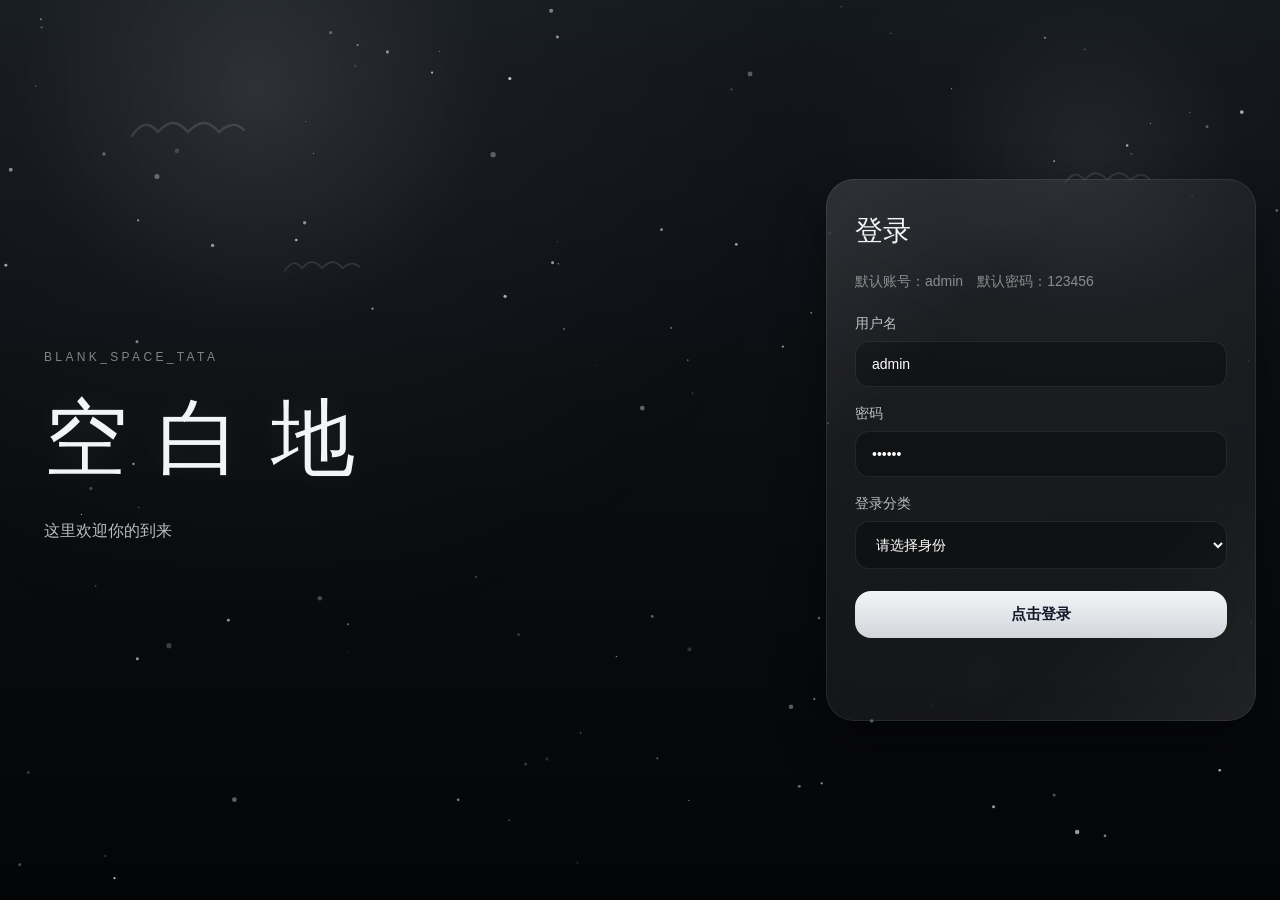
<file: index.html>
<!DOCTYPE html>
<html lang="zh-CN">
<head>
  <meta charset="UTF-8" />
  <meta name="viewport" content="width=device-width, initial-scale=1.0" />
  <title>空白地 - 登录</title>
  <link rel="stylesheet" href="./css/style.css" />
</head>
<body class="login-body">
  <canvas id="particle-canvas"></canvas>

  <img src="./css/img/bird.svg" class="bird bird-1" alt="bird" />
  <img src="./css/img/bird.svg" class="bird bird-2" alt="bird" />
  <img src="./css/img/bird.svg" class="bird bird-3" alt="bird" />

  <main class="login-wrapper">
    <section class="brand-block fade-up">
      <p class="brand-subtitle">BLANK_SPACE_TATA</p>
      <h1 class="brand-title">空白地</h1>
      <p class="brand-desc">
        这里欢迎你的到来<br />
      </p>
    </section>

    <section class="login-card fade-up delay-2">
      <div class="card-glow"></div>
      <h2>登录</h2>
      <p class="tip">默认账号：admin　默认密码：123456</p>

      <div class="form-group">
        <label for="username">用户名</label>
        <input id="username" type="text" value="admin" />
      </div>

      <div class="form-group">
        <label for="password">密码</label>
        <input id="password" type="password" value="123456" />
      </div>

      <div class="form-group">
        <label for="role">登录分类</label>
        <select id="role">
          <option value="">请选择身份</option>
          <option value="npc">npc</option>
          <option value="玩家">玩家</option>
          <option value="boss">boss</option>
        </select>
      </div>

      <button id="loginBtn" class="main-btn">点击登录</button>
      <p id="loginMsg" class="msg"></p>
    </section>
  </main>

  <script src="./js/particles-config.js"></script>
  <script src="./js/auth.js"></script>
</body>
</html>
</file>
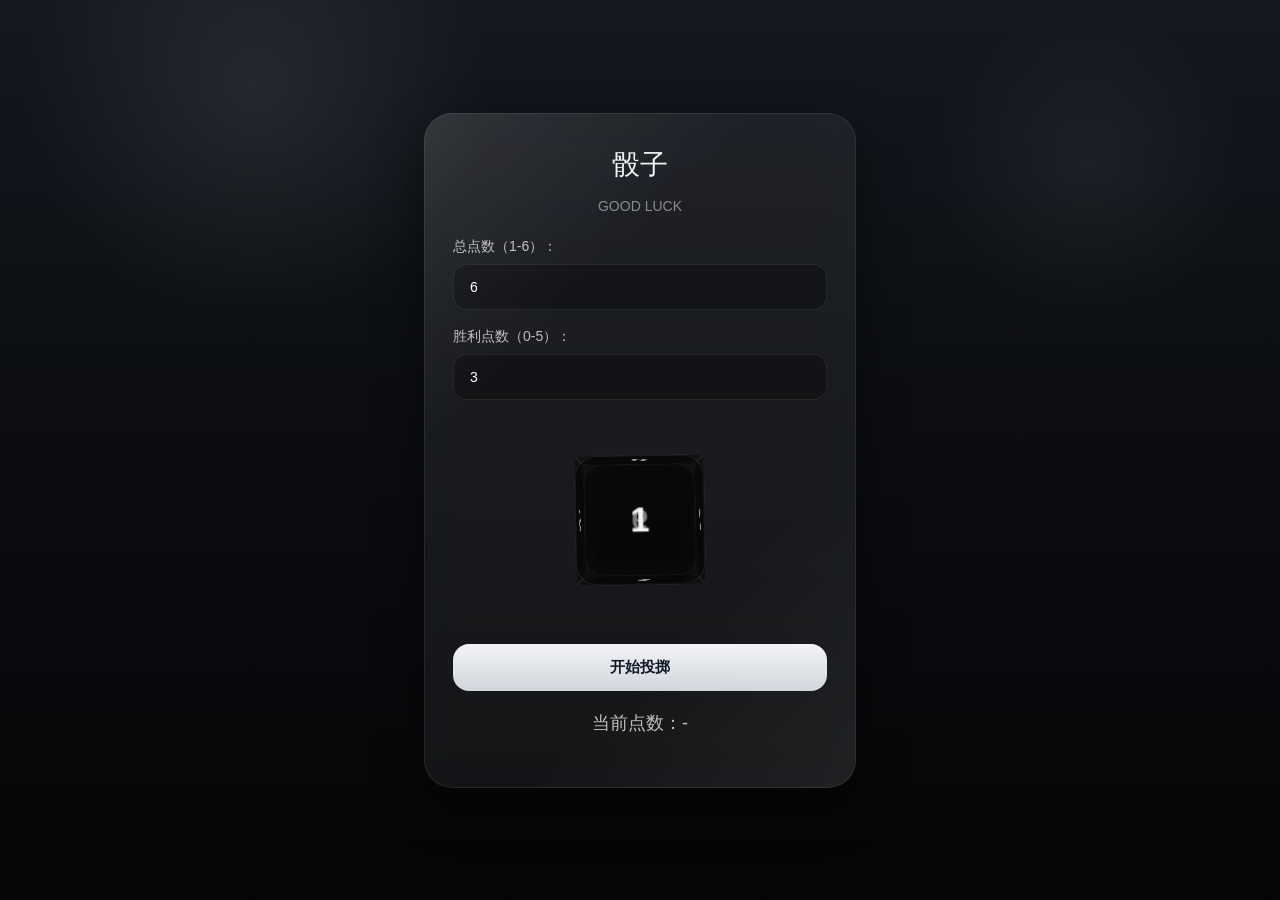
<file: dice.html>
<!DOCTYPE html>
<html lang="zh-CN">
<head>
    <meta charset="UTF-8">
    <meta name="viewport" content="width=device-width, initial-scale=1.0">
    <title>骰子</title>
    <style>
        /* ==================== 复用原index.html的CSS变量 ==================== */
        :root {
            --bg-1: #050608;
            --bg-2: #0d1016;
            --bg-3: #151922;
            --text-main: #f3f4f6;
            --text-soft: rgba(255, 255, 255, 0.72);
            --text-faint: rgba(255, 255, 255, 0.48);
            --line: rgba(255, 255, 255, 0.08);
            --card: rgba(255, 255, 255, 0.06);
            --card-strong: rgba(255, 255, 255, 0.09);
            --shadow: 0 20px 50px rgba(0, 0, 0, 0.45);
            --radius-xl: 28px;
            --radius-lg: 20px;
            --radius-md: 14px;
            --accent: #d1d5db;
        }

        * {
            box-sizing: border-box;
        }

        html, body {
            margin: 0;
            padding: 0;
            min-height: 100%;
            font-family: "PingFang SC", "Microsoft YaHei", "Helvetica Neue", Arial, sans-serif;
            /* 复用login-body的背景渐变 */
            background:
                radial-gradient(circle at 20% 10%, rgba(255,255,255,0.08), transparent 18%),
                radial-gradient(circle at 85% 18%, rgba(255,255,255,0.05), transparent 12%),
                linear-gradient(180deg, #14181f 0%, #0c0e12 42%, #040506 100%);
            color: var(--text-main);
            overflow-x: hidden;
        }

        /* ==================== 骰子专属样式（适配原风格） ==================== */
        .game-wrapper {
            position: relative;
            z-index: 2;
            min-height: 100vh;
            padding: 40px 24px;
            display: flex;
            flex-direction: column;
            align-items: center;
            justify-content: center;
            max-width: 480px;
            margin: 0 auto;
        }

        /* 骰子卡片容器 - 复用login-card的毛玻璃效果 */
        .dice-card {
            position: relative;
            z-index: 2;
            background: var(--card);
            border: 1px solid var(--line);
            backdrop-filter: blur(16px);
            -webkit-backdrop-filter: blur(16px);
            border-radius: var(--radius-xl);
            box-shadow: var(--shadow);
            padding: 32px 28px;
            width: 100%;
            text-align: center;
        }

        .card-glow {
            position: absolute;
            inset: -1px;
            border-radius: var(--radius-xl);
            background: linear-gradient(135deg, rgba(255,255,255,0.08), transparent 30%, transparent 70%, rgba(255,255,255,0.05));
            pointer-events: none;
        }

        .dice-card h2 {
            margin-top: 0;
            font-size: 28px;
            font-weight: 500;
            margin-bottom: 8px;
        }

        .tip {
            color: var(--text-faint);
            margin-bottom: 24px;
            font-size: 14px;
        }

        .input-group {
            display: flex;
            flex-direction: column;
            gap: 8px;
            margin-bottom: 18px;
            text-align: left;
        }

        .input-group label {
            font-size: 14px;
            color: var(--text-soft);
        }

        .input-group input {
            width: 100%;
            padding: 14px 16px;
            background: rgba(0, 0, 0, 0.28);
            color: white;
            border: 1px solid rgba(255,255,255,0.08);
            border-radius: 14px;
            outline: none;
            font-size: 14px;
            transition: 0.25s ease;
        }

        .input-group input:focus {
            border-color: rgba(255,255,255,0.22);
            box-shadow: 0 0 0 4px rgba(255,255,255,0.04);
        }

        .dice-wrapper {
            margin: 40px 0;
            display: flex;
            justify-content: center;
            align-items: center;
            min-height: 160px;
        }

        /* 3D骰子容器 - 修复移动端渲染 */
        .dice-container {
            perspective: 800px;
            -webkit-perspective: 800px;
            width: 120px;
            height: 120px;
            position: relative;
            transform-style: preserve-3d;
            -webkit-transform-style: preserve-3d;
        }

        .dice {
            width: 100%;
            height: 100%;
            position: relative;
            transform-style: preserve-3d;
            -webkit-transform-style: preserve-3d;
            transition: transform 1.2s cubic-bezier(0.2, 0.8, 0.2, 1);
            will-change: transform;
            transform: rotateX(0deg) rotateY(0deg) rotateZ(0deg);
        }

        .dice.rolling {
            animation: rollDice 1.5s cubic-bezier(0.2, 0.8, 0.2, 1);
        }

        /* 骰子面 - 适配原风格的低透+毛玻璃（隔离模糊层） */
        .dice-face {
            position: absolute;
            width: 100%;
            height: 100%;
            border: 1px solid var(--line); /* 复用原边框变量 */
            border-radius: var(--radius-lg); /* 复用原圆角变量 */
            background: rgba(0, 0, 0, 0.28); /* 匹配原input背景 */
            display: flex;
            align-items: center;
            justify-content: center;
            font-size: 32px;
            font-weight: 700;
            color: var(--text-main); /* 复用原文字主色 */
            transform: translateZ(0);
            -webkit-transform: translateZ(0);
            backface-visibility: visible;
            -webkit-backface-visibility: visible;
        }

        /* 隔离模糊层到伪元素，避免破坏3D上下文 */
        .dice-face::before {
            content: '';
            position: absolute;
            top: 0;
            left: 0;
            right: 0;
            bottom: 0;
            border-radius: var(--radius-lg);
            backdrop-filter: blur(8px);
            -webkit-backdrop-filter: blur(8px);
            z-index: -1;
            pointer-events: none;
        }

        /* 骰子6个面的3D位置 */
        .face-1 { transform: rotateX(0deg) rotateY(0deg) translateZ(60px); }
        .face-2 { transform: rotateX(0deg) rotateY(90deg) translateZ(60px); }
        .face-3 { transform: rotateX(90deg) rotateY(0deg) translateZ(60px); }
        .face-4 { transform: rotateX(-90deg) rotateY(0deg) translateZ(60px); }
        .face-5 { transform: rotateX(0deg) rotateY(-90deg) translateZ(60px); }
        .face-6 { transform: rotateX(180deg) rotateY(0deg) translateZ(60px); }

        @keyframes rollDice {
            0% { transform: rotateX(0deg) rotateY(0deg) rotateZ(0deg); }
            25% { transform: rotateX(720deg) rotateY(360deg) rotateZ(180deg); }
            50% { transform: rotateX(1080deg) rotateY(720deg) rotateZ(360deg); }
            75% { transform: rotateX(1440deg) rotateY(1080deg) rotateZ(540deg); }
            100% { transform: rotateX(1800deg) rotateY(1440deg) rotateZ(720deg); }
        }

        /* 按钮 - 复用原main-btn风格 */
        .main-btn {
            width: 100%;
            padding: 14px 18px;
            border-radius: 16px;
            background: linear-gradient(180deg, #f3f4f6 0%, #d1d5db 100%);
            color: #111827;
            font-size: 15px;
            font-weight: 700;
            margin-top: 4px;
            border: none;
            cursor: pointer;
            transition: 0.25s ease;
        }

        .main-btn:hover {
            transform: translateY(-1px);
            filter: brightness(1.03);
        }

        .current-score {
            margin-top: 20px;
            font-size: 18px;
            color: var(--text-soft);
        }

        .result-text {
            margin-top: 20px;
            font-size: 48px;
            font-weight: 800;
            opacity: 0;
            transform: scale(0.5);
            transition: all 0.5s cubic-bezier(0.175, 0.885, 0.32, 1.275);
        }

        .result-text.success {
            color: var(--accent); /* 复用原accent色 */
            opacity: 1;
            transform: scale(1);
        }

        .result-text.fail {
            color: #ff6b6b;
            opacity: 1;
            transform: scale(1);
        }

        /* 移动端适配 - 复用原响应式逻辑 */
        @media (max-width: 640px) {
            .dice-card {
                border-radius: 22px;
                padding: 28px 20px;
            }

            .dice-card h2 {
                font-size: 24px;
            }

            .dice-container {
                width: 100px;
                height: 100px;
                perspective: 600px;
                -webkit-perspective: 600px;
            }

            .face-1 { transform: rotateX(0deg) rotateY(0deg) translateZ(50px); }
            .face-2 { transform: rotateX(0deg) rotateY(90deg) translateZ(50px); }
            .face-3 { transform: rotateX(90deg) rotateY(0deg) translateZ(50px); }
            .face-4 { transform: rotateX(-90deg) rotateY(0deg) translateZ(50px); }
            .face-5 { transform: rotateX(0deg) rotateY(-90deg) translateZ(50px); }
            .face-6 { transform: rotateX(180deg) rotateY(0deg) translateZ(50px); }

            .result-text {
                font-size: 36px;
            }
        }
    </style>
</head>
<body>
    <div class="game-wrapper">
        <div class="dice-card">
            <div class="card-glow"></div>
            <h2>骰子</h2>
            <p class="tip">GOOD LUCK</p>
            
            <div class="input-group">
                <label for="totalPoints">总点数（1-6）：</label>
                <input type="number" id="totalPoints" value="6" min="1" max="6">
            </div>
            
            <div class="input-group">
                <label for="winPoints">胜利点数（0-5）：</label>
                <input type="number" id="winPoints" value="3" min="0" max="5">
            </div>

            <div class="dice-wrapper">
                <div class="dice-container">
                    <div class="dice" id="dice">
                        <div class="dice-face face-1">1</div>
                        <div class="dice-face face-2">2</div>
                        <div class="dice-face face-3">3</div>
                        <div class="dice-face face-4">4</div>
                        <div class="dice-face face-5">5</div>
                        <div class="dice-face face-6">6</div>
                    </div>
                </div>
            </div>

            <button class="main-btn" id="rollBtn">开始投掷</button>
            <div class="current-score" id="currentScore">当前点数：-</div>
            <div class="result-text" id="resultText"></div>
        </div>
    </div>

    <script>
        const dice = document.getElementById("dice");
        const rollBtn = document.getElementById("rollBtn");
        const totalPointsInput = document.getElementById("totalPoints");
        const winPointsInput = document.getElementById("winPoints");
        const currentScore = document.getElementById("currentScore");
        const resultText = document.getElementById("resultText");

        // 初始化骰子显示面
        setDiceFace(1);

        rollBtn.addEventListener("click", () => {
            // 验证输入
            const totalPoints = parseInt(totalPointsInput.value);
            const winPoints = parseInt(winPointsInput.value);
            if (isNaN(totalPoints) || totalPoints < 1 || totalPoints > 6) {
                alert("请输入1-6之间的总点数");
                return;
            }
            if (isNaN(winPoints) || winPoints < 0 || winPoints > 5) {
                alert("请输入0-5之间的胜利点数");
                return;
            }

            // 重置状态
            dice.classList.add("rolling");
            resultText.className = "result-text";
            resultText.textContent = "";
            
            // 执行投掷逻辑
            setTimeout(() => {
                const randomPoint = Math.floor(Math.random() * totalPoints) + 1;
                setDiceFace(randomPoint);
                dice.classList.remove("rolling");
                currentScore.textContent = `当前点数：${randomPoint}`;

                // 判断胜负
                if (randomPoint > winPoints) {
                    resultText.textContent = "SUCCESS";
                    resultText.className = "result-text success";
                } else {
                    resultText.textContent = "FAIL";
                    resultText.className = "result-text fail";
                }
            }, 1500);
        });

        // 设置骰子显示面（增加随机Z轴旋转增强3D感）
        function setDiceFace(point) {
            const randomZ = Math.floor(Math.random() * 10) - 5; 
            switch(point) {
                case 1:
                    dice.style.transform = `rotateX(0deg) rotateY(0deg) rotateZ(${randomZ}deg)`;
                    break;
                case 2:
                    dice.style.transform = `rotateX(0deg) rotateY(-90deg) rotateZ(${randomZ}deg)`;
                    break;
                case 3:
                    dice.style.transform = `rotateX(-90deg) rotateY(0deg) rotateZ(${randomZ}deg)`;
                    break;
                case 4:
                    dice.style.transform = `rotateX(90deg) rotateY(0deg) rotateZ(${randomZ}deg)`;
                    break;
                case 5:
                    dice.style.transform = `rotateX(0deg) rotateY(90deg) rotateZ(${randomZ}deg)`;
                    break;
                case 6:
                    dice.style.transform = `rotateX(180deg) rotateY(0deg) rotateZ(${randomZ}deg)`;
                    break;
            }
        }
    </script>
</body>
</html>
</file>
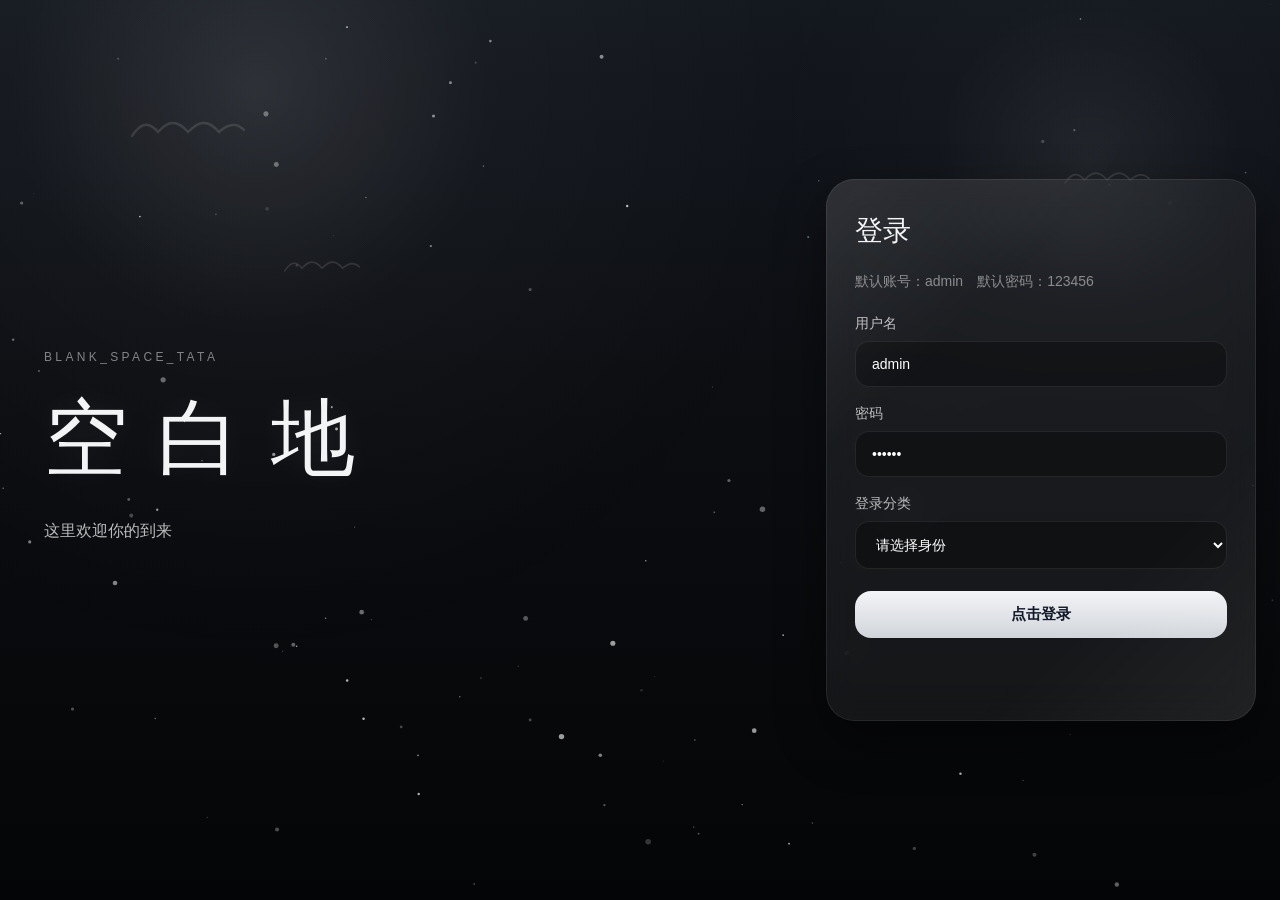
<file: forum.html>
<!DOCTYPE html>
<html lang="zh-CN">
<head>
  <meta charset="UTF-8" />
  <meta name="viewport" content="width=device-width, initial-scale=1.0" />
  <title>空白地 - 论坛</title>
  <link rel="stylesheet" href="./css/style.css" />
</head>
<body class="forum-body">
  <canvas id="particle-canvas"></canvas>

  <img src="./css/img/bird.svg" class="bird bird-1" alt="bird" />
  <img src="./css/img/bird.svg" class="bird bird-2" alt="bird" />

  <header class="forum-header">
    <div class="logo-area">
      <h1>空白地</h1>
      <p>WELCOME</p>
    </div>

    <div class="user-area">
      <span id="welcomeText">欢迎</span>
      <button id="diceBtn" class="sub-btn">骰子</button>
      <button id="logoutBtn" class="sub-btn">退出登录</button>
    </div>
  </header>

  <main class="forum-layout">
    <aside class="sidebar glass-card">
      <div class="sidebar-title">副本列表</div>
      <div id="dungeonList" class="dungeon-list"></div>
    </aside>

    <section class="content-area">
      <div id="dungeonDetail" class="glass-card dungeon-detail">
        <p>正在加载副本信息...</p>
      </div>

      <div class="glass-card rating-card">
        <h3>发表评价</h3>
        <div class="review-form">
          <div class="form-row">
            <div class="form-group">
              <label for="reviewUser">昵称</label>
              <input id="reviewUser" type="text" placeholder="请输入昵称" />
            </div>
            <div class="form-group">
              <label for="reviewScore">评分（0-5）</label>
              <input id="reviewScore" type="number" min="0" max="5" step="0.5" value="4.5" />
            </div>
          </div>

          <div class="form-group">
            <label for="reviewContent">评价内容</label>
            <textarea id="reviewContent" rows="4" placeholder="那么你想说...?"></textarea>
          </div>

          <button id="submitReviewBtn" class="main-btn">发表评价</button>
          <p id="reviewMsg" class="msg"></p>
        </div>
      </div>

      <div class="glass-card review-list-card">
        <h3>评价列表</h3>
        <div id="reviewList" class="review-list"></div>
      </div>
    </section>
  </main>

  <script src="./js/particles-config.js"></script>
  <script src="./js/forum.js"></script>
</body>
</html>
</file>
<file: css/style.css>
:root {
  --bg-1: #050608;
  --bg-2: #0d1016;
  --bg-3: #151922;
  --text-main: #f3f4f6;
  --text-soft: rgba(255, 255, 255, 0.72);
  --text-faint: rgba(255, 255, 255, 0.48);
  --line: rgba(255, 255, 255, 0.08);
  --card: rgba(255, 255, 255, 0.06);
  --card-strong: rgba(255, 255, 255, 0.09);
  --shadow: 0 20px 50px rgba(0, 0, 0, 0.45);
  --radius-xl: 28px;
  --radius-lg: 20px;
  --radius-md: 14px;
  --accent: #d1d5db;
}

* {
  box-sizing: border-box;
}

html, body {
  margin: 0;
  padding: 0;
  min-height: 100%;
  font-family: "PingFang SC", "Microsoft YaHei", "Helvetica Neue", Arial, sans-serif;
  background:
    radial-gradient(circle at top, rgba(120, 120, 140, 0.12), transparent 28%),
    linear-gradient(180deg, var(--bg-3) 0%, var(--bg-2) 30%, var(--bg-1) 100%);
  color: var(--text-main);
  overflow-x: hidden;
}

body {
  position: relative;
}

#particle-canvas {
  position: fixed;
  inset: 0;
  z-index: 0;
  pointer-events: none;
}

.login-body,
.forum-body {
  background:
    radial-gradient(circle at 20% 10%, rgba(255,255,255,0.08), transparent 18%),
    radial-gradient(circle at 85% 18%, rgba(255,255,255,0.05), transparent 12%),
    linear-gradient(180deg, #14181f 0%, #0c0e12 42%, #040506 100%);
}

.bird {
  position: fixed;
  z-index: 1;
  opacity: 0.12;
  filter: drop-shadow(0 0 10px rgba(255,255,255,0.08));
  animation: floatBird 7s ease-in-out infinite;
}

.bird-1 {
  width: 120px;
  top: 12%;
  left: 10%;
}

.bird-2 {
  width: 90px;
  top: 18%;
  right: 10%;
  animation-delay: 1.2s;
}

.bird-3 {
  width: 80px;
  top: 28%;
  left: 22%;
  animation-delay: 2s;
}

@keyframes floatBird {
  0%, 100% { transform: translateY(0px) translateX(0px); }
  50% { transform: translateY(-8px) translateX(6px); }
}

.login-wrapper {
  position: relative;
  z-index: 2;
  min-height: 100vh;
  padding: 40px 24px;
  display: grid;
  grid-template-columns: 1.2fr 0.8fr;
  align-items: center;
  gap: 40px;
  max-width: 1280px;
  margin: 0 auto;
}

.brand-block {
  padding: 20px;
}

.brand-subtitle {
  color: var(--text-faint);
  letter-spacing: 0.28em;
  font-size: 12px;
  margin-bottom: 18px;
}

.brand-title {
  margin: 0;
  font-size: 84px;
  letter-spacing: 0.35em;
  font-weight: 300;
  text-shadow: 0 0 30px rgba(255,255,255,0.08);
}

.brand-desc {
  margin-top: 20px;
  color: var(--text-soft);
  line-height: 1.9;
  font-size: 16px;
}

.login-card,
.glass-card {
  position: relative;
  z-index: 2;
  background: var(--card);
  border: 1px solid var(--line);
  backdrop-filter: blur(16px);
  -webkit-backdrop-filter: blur(16px);
  border-radius: var(--radius-xl);
  box-shadow: var(--shadow);
}

.login-card {
  padding: 32px 28px;
  max-width: 430px;
  width: 100%;
  justify-self: end;
}

.card-glow {
  position: absolute;
  inset: -1px;
  border-radius: var(--radius-xl);
  background: linear-gradient(135deg, rgba(255,255,255,0.08), transparent 30%, transparent 70%, rgba(255,255,255,0.05));
  pointer-events: none;
}

.login-card h2,
.rating-card h3,
.review-list-card h3 {
  margin-top: 0;
  font-size: 28px;
  font-weight: 500;
}

.tip {
  color: var(--text-faint);
  margin-bottom: 24px;
  font-size: 14px;
}

.form-group {
  display: flex;
  flex-direction: column;
  gap: 8px;
  margin-bottom: 18px;
}

.form-row {
  display: grid;
  grid-template-columns: 1fr 180px;
  gap: 16px;
}

label {
  font-size: 14px;
  color: var(--text-soft);
}

input,
select,
textarea {
  width: 100%;
  padding: 14px 16px;
  background: rgba(0, 0, 0, 0.28);
  color: white;
  border: 1px solid rgba(255,255,255,0.08);
  border-radius: 14px;
  outline: none;
  font-size: 14px;
  transition: 0.25s ease;
}

input::placeholder,
textarea::placeholder {
  color: rgba(255,255,255,0.35);
}

input:focus,
select:focus,
textarea:focus {
  border-color: rgba(255,255,255,0.22);
  box-shadow: 0 0 0 4px rgba(255,255,255,0.04);
}

textarea {
  resize: vertical;
  min-height: 110px;
}

.main-btn,
.sub-btn {
  border: none;
  cursor: pointer;
  transition: 0.25s ease;
}

.main-btn {
  width: 100%;
  padding: 14px 18px;
  border-radius: 16px;
  background: linear-gradient(180deg, #f3f4f6 0%, #d1d5db 100%);
  color: #111827;
  font-size: 15px;
  font-weight: 700;
  margin-top: 4px;
}

.main-btn:hover {
  transform: translateY(-1px);
  filter: brightness(1.03);
}

.sub-btn {
  padding: 10px 16px;
  border-radius: 14px;
  background: rgba(255,255,255,0.08);
  color: white;
  border: 1px solid rgba(255,255,255,0.08);
}

.sub-btn:hover {
  background: rgba(255,255,255,0.12);
}

.msg {
  min-height: 24px;
  margin-top: 12px;
  color: #d1d5db;
  font-size: 14px;
}

.fade-up {
  opacity: 0;
  transform: translateY(18px);
  animation: fadeUp 1.1s ease forwards;
}

.delay-2 {
  animation-delay: 0.35s;
}

@keyframes fadeUp {
  to {
    opacity: 1;
    transform: translateY(0);
  }
}

.forum-header {
  position: relative;
  z-index: 2;
  max-width: 1320px;
  margin: 0 auto;
  padding: 28px 24px 10px;
  display: flex;
  justify-content: space-between;
  align-items: center;
  gap: 20px;
}

.logo-area h1 {
  margin: 0;
  font-size: 40px;
  font-weight: 300;
  letter-spacing: 0.24em;
}

.logo-area p {
  margin: 6px 0 0;
  color: var(--text-faint);
  font-size: 14px;
}

.user-area {
  display: flex;
  align-items: center;
  gap: 14px;
  color: var(--text-soft);
  flex-wrap: wrap;
}

.forum-layout {
  position: relative;
  z-index: 2;
  max-width: 1320px;
  margin: 0 auto;
  padding: 20px 24px 40px;
  display: grid;
  grid-template-columns: 320px 1fr;
  gap: 24px;
}

.sidebar {
  padding: 20px;
  height: fit-content;
}

.sidebar-title {
  font-size: 20px;
  margin-bottom: 16px;
  color: white;
}

.dungeon-list {
  display: flex;
  flex-direction: column;
  gap: 12px;
}

.dungeon-item {
  padding: 16px;
  border-radius: 18px;
  border: 1px solid rgba(255,255,255,0.06);
  background: rgba(0,0,0,0.18);
  cursor: pointer;
  transition: 0.22s ease;
}

.dungeon-item:hover {
  transform: translateY(-1px);
  background: rgba(255,255,255,0.06);
}

.dungeon-item.active {
  background: rgba(255,255,255,0.1);
  border-color: rgba(255,255,255,0.16);
}

.dungeon-item .title {
  font-size: 16px;
  font-weight: 600;
}

.dungeon-item .meta {
  margin-top: 6px;
  color: var(--text-faint);
  font-size: 12px;
}

.dungeon-item .score {
  margin-top: 10px;
  color: #f5f5f5;
  font-size: 13px;
}

.content-area {
  display: flex;
  flex-direction: column;
  gap: 24px;
}

.dungeon-detail,
.rating-card,
.review-list-card {
  padding: 24px;
}

.dungeon-detail h2 {
  margin: 0 0 10px;
  font-size: 34px;
  font-weight: 500;
}

.detail-meta {
  display: flex;
  flex-wrap: wrap;
  gap: 10px;
  margin-bottom: 18px;
}

.tag {
  display: inline-flex;
  align-items: center;
  padding: 6px 12px;
  border-radius: 999px;
  background: rgba(255,255,255,0.08);
  color: white;
  font-size: 12px;
  border: 1px solid rgba(255,255,255,0.08);
}

.detail-desc {
  color: var(--text-soft);
  line-height: 1.9;
  margin-bottom: 20px;
}

.score-panel {
  display: flex;
  align-items: center;
  gap: 18px;
  flex-wrap: wrap;
  padding: 16px 18px;
  border-radius: 18px;
  background: rgba(0,0,0,0.18);
  border: 1px solid rgba(255,255,255,0.05);
}

.score-number {
  font-size: 38px;
  font-weight: 700;
  line-height: 1;
}

.score-stars {
  color: #e5e7eb;
  letter-spacing: 2px;
  font-size: 18px;
}

.score-info {
  color: var(--text-faint);
  font-size: 13px;
}

.review-list {
  display: flex;
  flex-direction: column;
  gap: 16px;
}

.review-item {
  padding: 16px 18px;
  border-radius: 18px;
  background: rgba(0, 0, 0, 0.2);
  border: 1px solid rgba(255,255,255,0.06);
}

.review-head {
  display: flex;
  justify-content: space-between;
  gap: 16px;
  align-items: center;
  flex-wrap: wrap;
  margin-bottom: 10px;
}

.review-user {
  font-weight: 600;
}

.review-role {
  margin-left: 8px;
  color: var(--text-faint);
  font-size: 12px;
}

.review-score {
  color: #f3f4f6;
  font-weight: 600;
}

.review-time {
  color: var(--text-faint);
  font-size: 12px;
}

.review-content {
  color: var(--text-soft);
  line-height: 1.8;
}

.empty-text {
  color: var(--text-faint);
  padding: 8px 0;
}

@media (max-width: 980px) {
  .login-wrapper {
    grid-template-columns: 1fr;
    padding-top: 80px;
  }

  .login-card {
    justify-self: start;
    max-width: 100%;
  }

  .brand-title {
    font-size: 58px;
    letter-spacing: 0.18em;
  }

  .forum-layout {
    grid-template-columns: 1fr;
  }

  .form-row {
    grid-template-columns: 1fr;
  }

  .forum-header {
    flex-direction: column;
    align-items: flex-start;
  }
}

@media (max-width: 640px) {
  .brand-title {
    font-size: 42px;
  }

  .login-card,
  .glass-card {
    border-radius: 22px;
  }

  .logo-area h1 {
    font-size: 30px;
  }

  .dungeon-detail h2 {
    font-size: 28px;
  }
}
</file>
